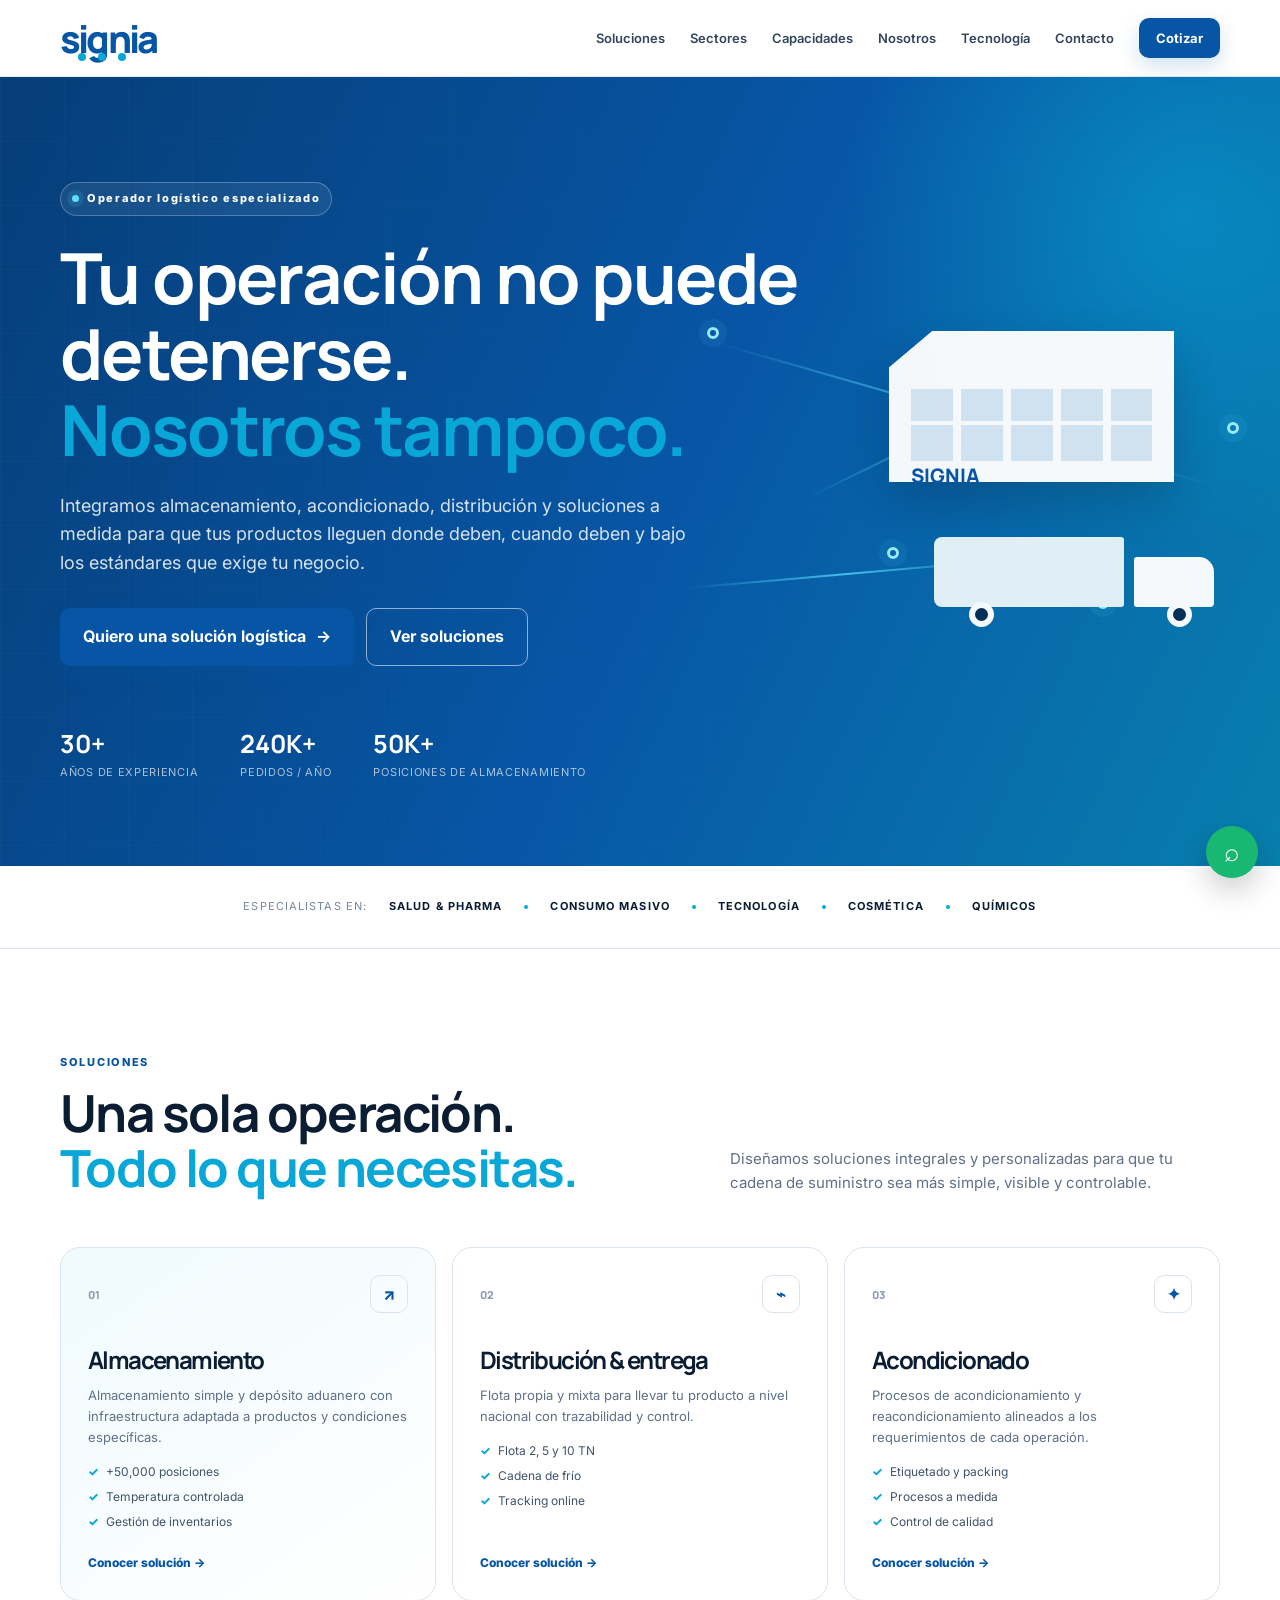
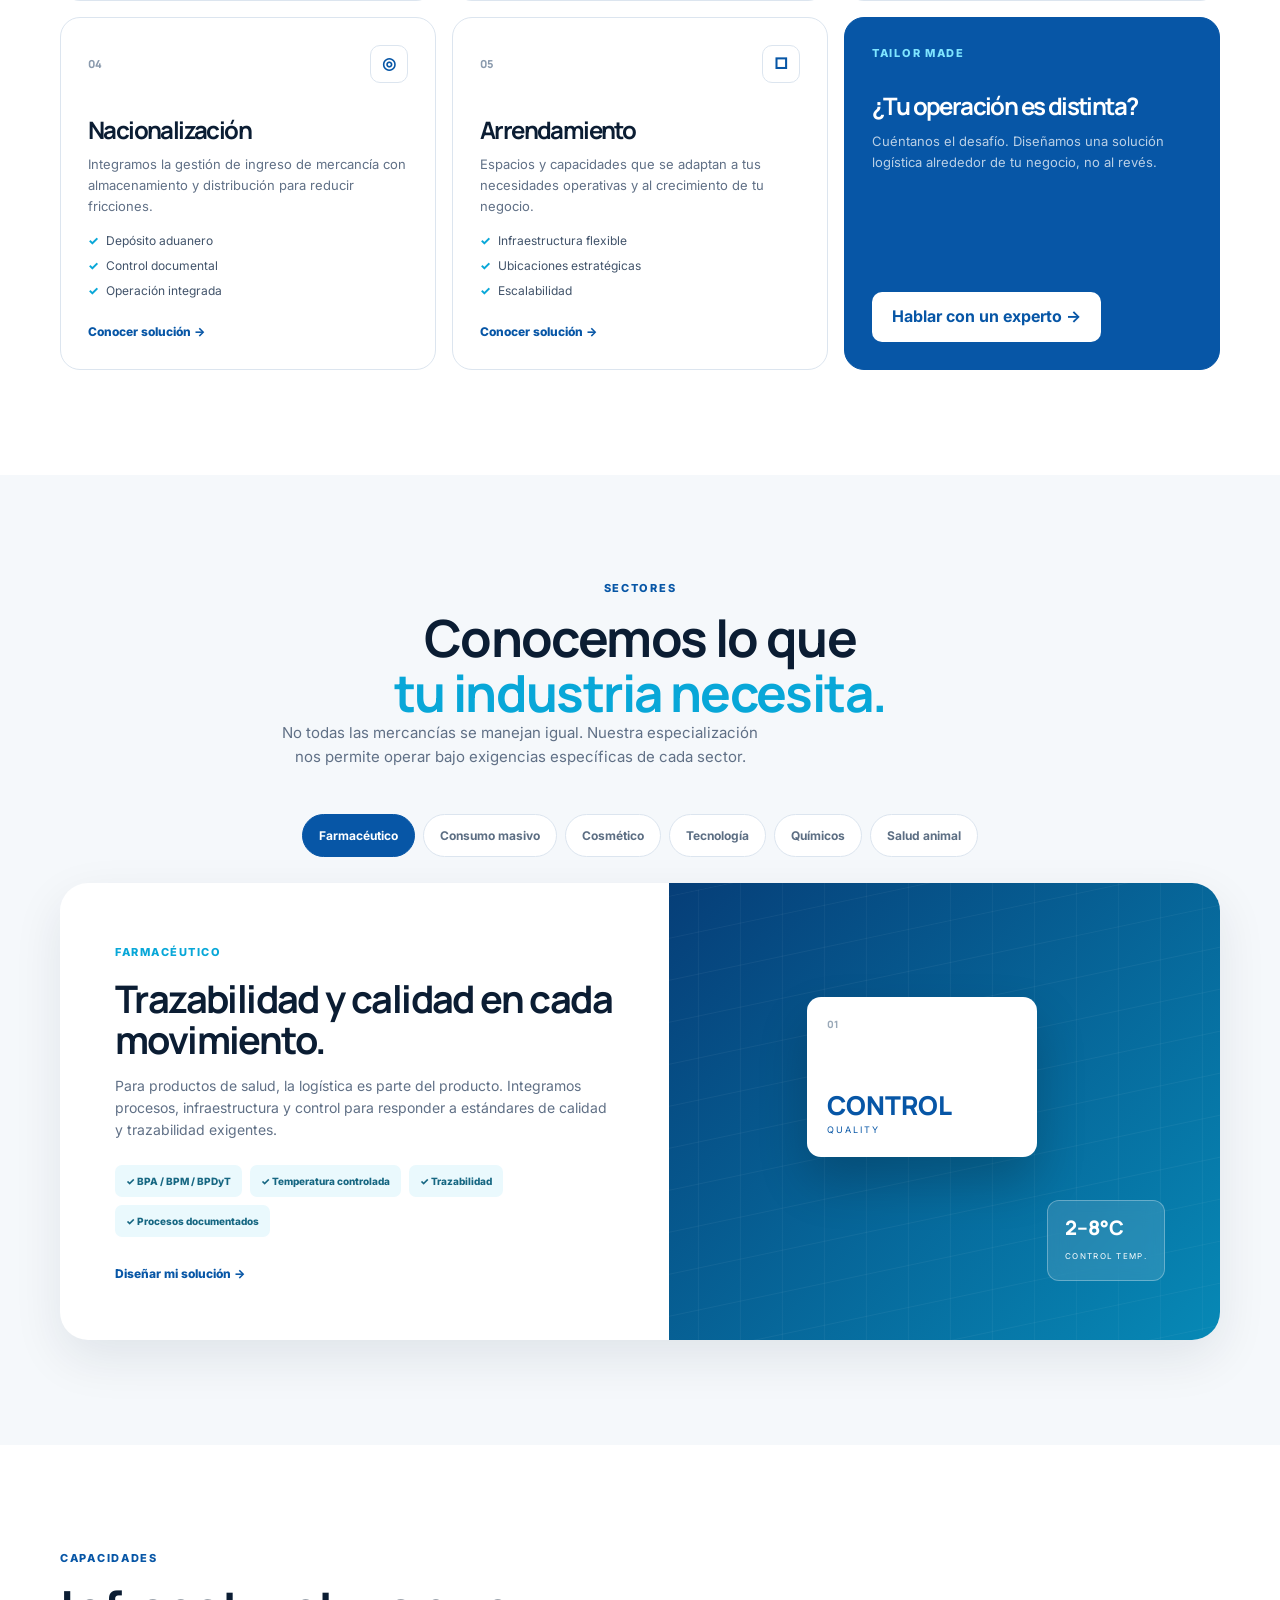
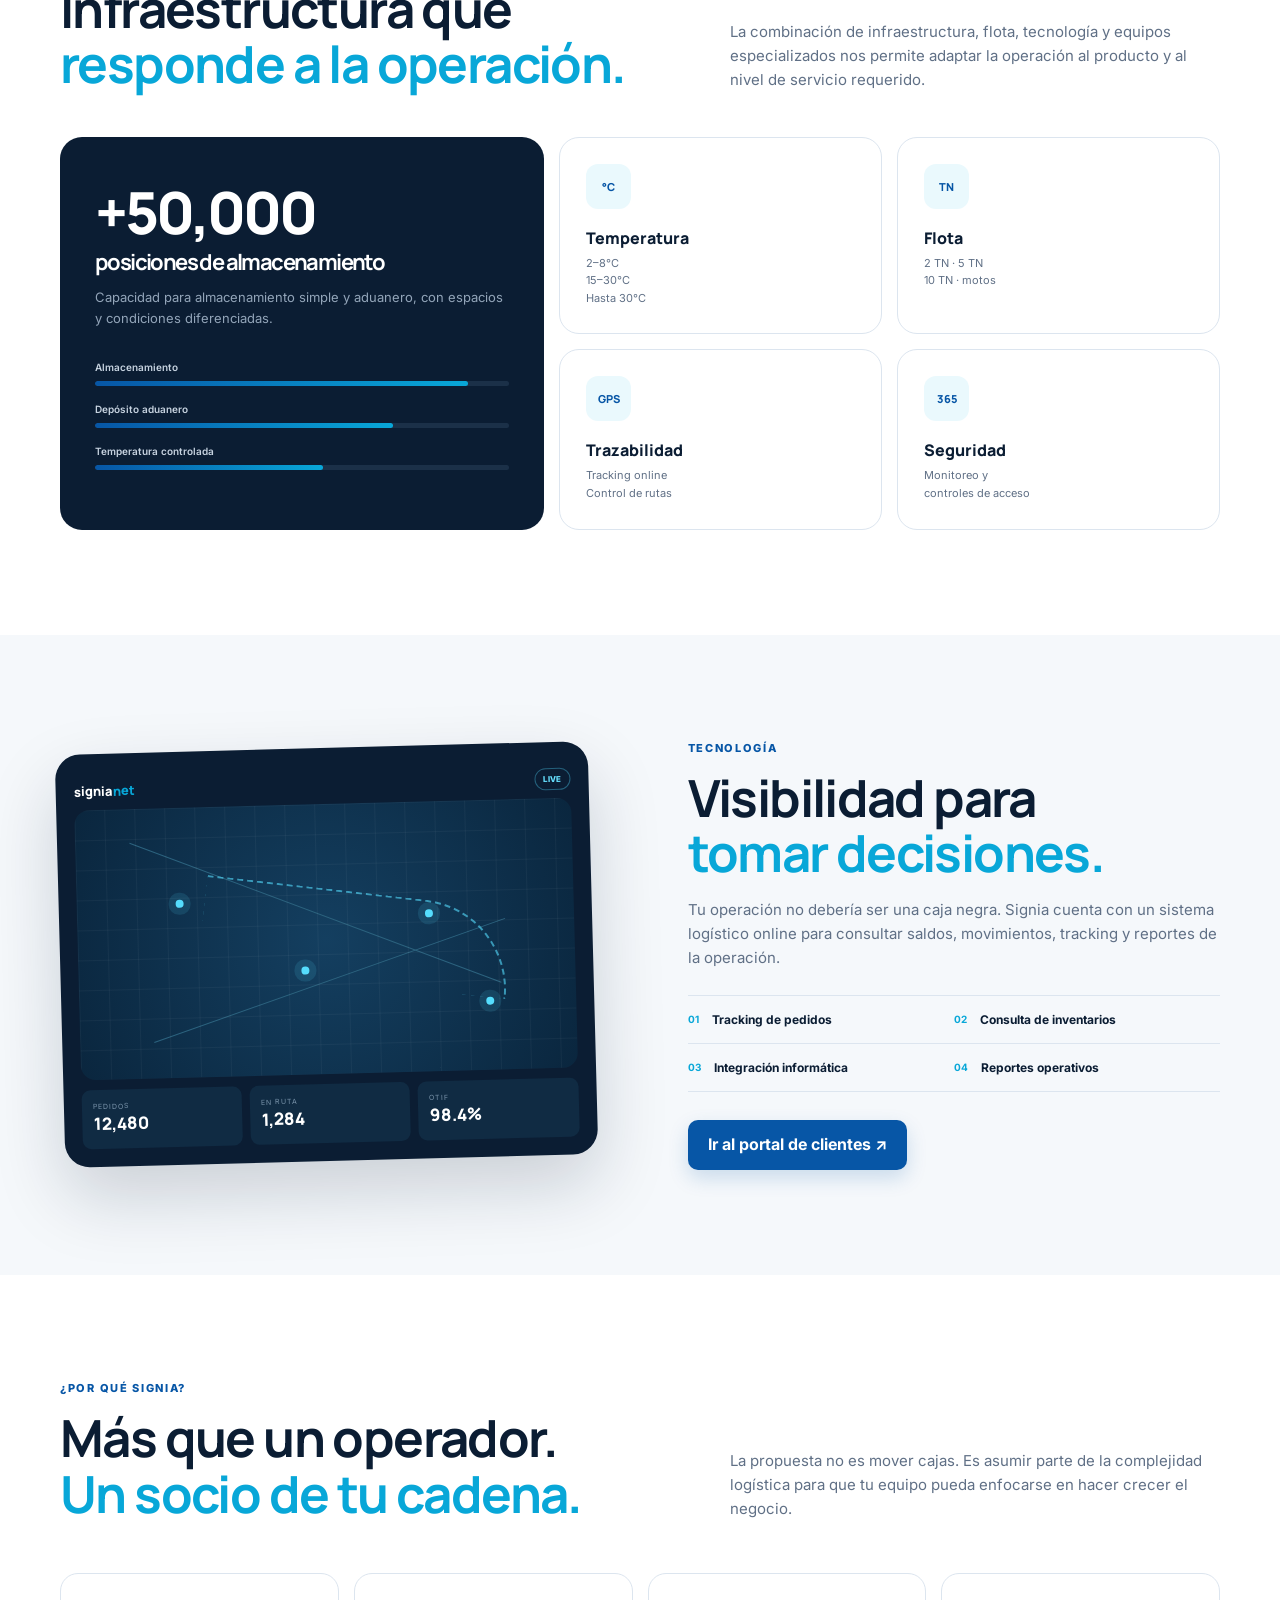
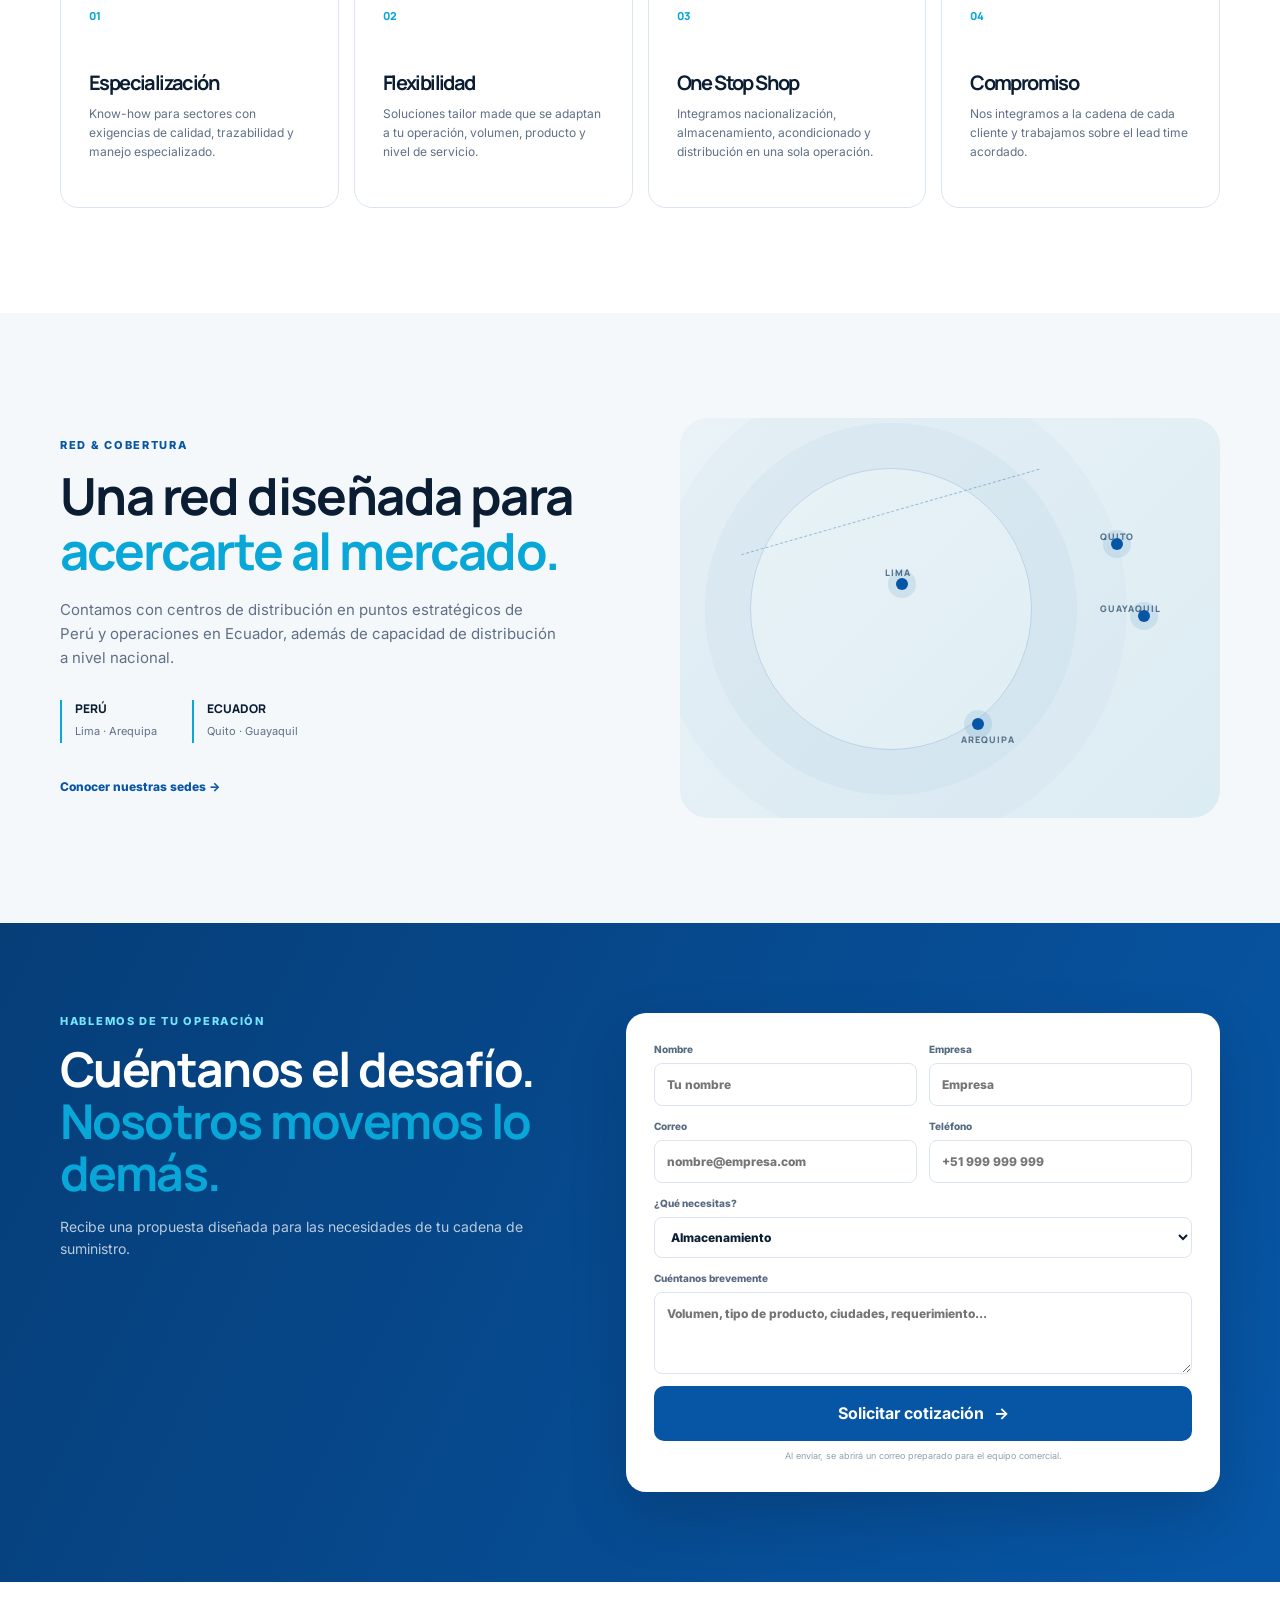
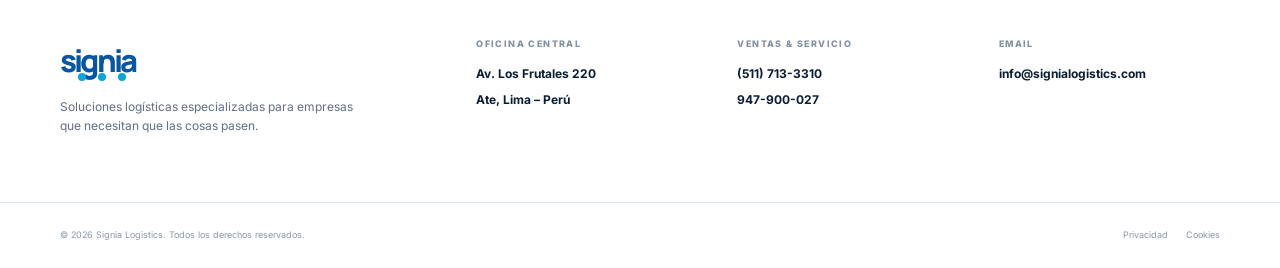
<file: index.html>
<!DOCTYPE html>
<html lang="es">
<head>
  <meta charset="UTF-8">
  <meta name="viewport" content="width=device-width, initial-scale=1.0">
  <meta name="description" content="Signia | Soluciones logísticas especializadas para empresas que necesitan seguridad, trazabilidad y cumplimiento.">
  <meta name="theme-color" content="#0756A6">
  <title>Signia | Logística especializada que mueve tu negocio</title>
  <link rel="preconnect" href="https://fonts.googleapis.com">
  <link rel="preconnect" href="https://fonts.gstatic.com" crossorigin>
  <link href="https://fonts.googleapis.com/css2?family=Inter:wght@400;500;600;700;800&family=Manrope:wght@600;700;800&display=swap" rel="stylesheet">
  <link rel="stylesheet" href="styles.css">
</head>
<body>
  <header class="site-header" id="top">
    <div class="container nav-wrap">
      <a class="brand" href="#inicio" aria-label="Signia inicio">
        <span class="brand-word">signia</span>
        <span class="brand-dots" aria-hidden="true"><i></i><i></i><i></i></span>
      </a>
      <button class="menu-toggle" aria-label="Abrir menú" aria-expanded="false">
        <span></span><span></span><span></span>
      </button>
      <nav class="main-nav" aria-label="Navegación principal">
        <a href="#soluciones">Soluciones</a>
        <a href="#sectores">Sectores</a>
        <a href="#capacidades">Capacidades</a>
        <a href="#nosotros">Nosotros</a>
        <a href="#tecnologia">Tecnología</a>
        <a href="#contacto">Contacto</a>
        <a class="btn btn-small btn-primary" href="#cotizar">Cotizar</a>
      </nav>
    </div>
  </header>

  <main>
    <section class="hero" id="inicio">
      <div class="hero-grid"></div>
      <div class="container hero-content">
        <div class="eyebrow"><span class="pulse"></span> Operador logístico especializado</div>
        <h1>Tu operación no puede detenerse.<br><span>Nosotros tampoco.</span></h1>
        <p class="hero-copy">Integramos almacenamiento, acondicionado, distribución y soluciones a medida para que tus productos lleguen donde deben, cuando deben y bajo los estándares que exige tu negocio.</p>
        <div class="hero-actions">
          <a href="#cotizar" class="btn btn-primary btn-large">Quiero una solución logística <span>→</span></a>
          <a href="#soluciones" class="btn btn-ghost btn-large">Ver soluciones</a>
        </div>
        <div class="hero-proof">
          <div><strong>30+</strong><span>años de experiencia</span></div>
          <div><strong>240K+</strong><span>pedidos / año</span></div>
          <div><strong>50K+</strong><span>posiciones de almacenamiento</span></div>
        </div>
      </div>
      <div class="hero-visual" aria-hidden="true">
        <div class="route route-1"></div>
        <div class="route route-2"></div>
        <div class="route route-3"></div>
        <div class="node node-a"></div>
        <div class="node node-b"></div>
        <div class="node node-c"></div>
        <div class="node node-d"></div>
        <div class="warehouse">
          <div class="warehouse-roof"></div>
          <div class="warehouse-body">
            <span></span><span></span><span></span><span></span><span></span>
          </div>
          <div class="warehouse-label">SIGNIA<br><small>LOGISTICS</small></div>
        </div>
        <div class="truck">
          <div class="truck-box"></div><div class="truck-cab"></div><div class="wheel w1"></div><div class="wheel w2"></div>
        </div>
      </div>
    </section>

    <section class="trust-strip">
      <div class="container trust-inner">
        <span>Especialistas en:</span>
        <b>Salud & Pharma</b><i></i><b>Consumo Masivo</b><i></i><b>Tecnología</b><i></i><b>Cosmética</b><i></i><b>Químicos</b>
      </div>
    </section>

    <section class="section solutions" id="soluciones">
      <div class="container">
        <div class="section-heading">
          <div>
            <span class="kicker">SOLUCIONES</span>
            <h2>Una sola operación.<br><span>Todo lo que necesitas.</span></h2>
          </div>
          <p>Diseñamos soluciones integrales y personalizadas para que tu cadena de suministro sea más simple, visible y controlable.</p>
        </div>
        <div class="solution-grid">
          <article class="solution-card featured">
            <div class="card-top"><span class="number">01</span><span class="icon">↗</span></div>
            <h3>Almacenamiento</h3>
            <p>Almacenamiento simple y depósito aduanero con infraestructura adaptada a productos y condiciones específicas.</p>
            <ul><li>+50,000 posiciones</li><li>Temperatura controlada</li><li>Gestión de inventarios</li></ul>
            <a href="#cotizar">Conocer solución <span>→</span></a>
          </article>
          <article class="solution-card">
            <div class="card-top"><span class="number">02</span><span class="icon">⌁</span></div>
            <h3>Distribución & entrega</h3>
            <p>Flota propia y mixta para llevar tu producto a nivel nacional con trazabilidad y control.</p>
            <ul><li>Flota 2, 5 y 10 TN</li><li>Cadena de frío</li><li>Tracking online</li></ul>
            <a href="#cotizar">Conocer solución <span>→</span></a>
          </article>
          <article class="solution-card">
            <div class="card-top"><span class="number">03</span><span class="icon">✦</span></div>
            <h3>Acondicionado</h3>
            <p>Procesos de acondicionamiento y reacondicionamiento alineados a los requerimientos de cada operación.</p>
            <ul><li>Etiquetado y packing</li><li>Procesos a medida</li><li>Control de calidad</li></ul>
            <a href="#cotizar">Conocer solución <span>→</span></a>
          </article>
          <article class="solution-card">
            <div class="card-top"><span class="number">04</span><span class="icon">◎</span></div>
            <h3>Nacionalización</h3>
            <p>Integramos la gestión de ingreso de mercancía con almacenamiento y distribución para reducir fricciones.</p>
            <ul><li>Depósito aduanero</li><li>Control documental</li><li>Operación integrada</li></ul>
            <a href="#cotizar">Conocer solución <span>→</span></a>
          </article>
          <article class="solution-card">
            <div class="card-top"><span class="number">05</span><span class="icon">□</span></div>
            <h3>Arrendamiento</h3>
            <p>Espacios y capacidades que se adaptan a tus necesidades operativas y al crecimiento de tu negocio.</p>
            <ul><li>Infraestructura flexible</li><li>Ubicaciones estratégicas</li><li>Escalabilidad</li></ul>
            <a href="#cotizar">Conocer solución <span>→</span></a>
          </article>
          <article class="solution-card custom">
            <span class="kicker">TAILOR MADE</span>
            <h3>¿Tu operación es distinta?</h3>
            <p>Cuéntanos el desafío. Diseñamos una solución logística alrededor de tu negocio, no al revés.</p>
            <a class="btn btn-light" href="#cotizar">Hablar con un experto →</a>
          </article>
        </div>
      </div>
    </section>

    <section class="section industries" id="sectores">
      <div class="container">
        <div class="section-heading centered">
          <span class="kicker">SECTORES</span>
          <h2>Conocemos lo que<br><span>tu industria necesita.</span></h2>
          <p>No todas las mercancías se manejan igual. Nuestra especialización nos permite operar bajo exigencias específicas de cada sector.</p>
        </div>
        <div class="industry-tabs" role="tablist">
          <button class="industry-tab active" data-industry="pharma">Farmacéutico</button>
          <button class="industry-tab" data-industry="consumer">Consumo masivo</button>
          <button class="industry-tab" data-industry="cosmetic">Cosmético</button>
          <button class="industry-tab" data-industry="tech">Tecnología</button>
          <button class="industry-tab" data-industry="chemical">Químicos</button>
          <button class="industry-tab" data-industry="animal">Salud animal</button>
        </div>
        <div class="industry-panel">
          <div class="industry-copy">
            <span class="panel-label" id="industry-label">FARMACÉUTICO</span>
            <h3 id="industry-title">Trazabilidad y calidad en cada movimiento.</h3>
            <p id="industry-text">Para productos de salud, la logística es parte del producto. Integramos procesos, infraestructura y control para responder a estándares de calidad y trazabilidad exigentes.</p>
            <div class="industry-points" id="industry-points">
              <span>✓ BPA / BPM / BPDyT</span><span>✓ Temperatura controlada</span><span>✓ Trazabilidad</span><span>✓ Procesos documentados</span>
            </div>
            <a href="#cotizar" class="text-link">Diseñar mi solución <span>→</span></a>
          </div>
          <div class="industry-visual">
            <div class="visual-grid"></div>
            <div class="medical-box"><span>01</span><b>CONTROL</b><small>QUALITY</small></div>
            <div class="temperature"><span>2–8°C</span><small>CONTROL TEMP.</small></div>
          </div>
        </div>
      </div>
    </section>

    <section class="section capabilities" id="capacidades">
      <div class="container">
        <div class="cap-header">
          <div><span class="kicker">CAPACIDADES</span><h2>Infraestructura que<br><span>responde a la operación.</span></h2></div>
          <p>La combinación de infraestructura, flota, tecnología y equipos especializados nos permite adaptar la operación al producto y al nivel de servicio requerido.</p>
        </div>
        <div class="cap-grid">
          <div class="cap-main">
            <div class="cap-number">+50,000</div><h3>posiciones de almacenamiento</h3>
            <p>Capacidad para almacenamiento simple y aduanero, con espacios y condiciones diferenciadas.</p>
            <div class="capacity-bars"><span style="--w:90%"><b>Almacenamiento</b><i></i></span><span style="--w:72%"><b>Depósito aduanero</b><i></i></span><span style="--w:55%"><b>Temperatura controlada</b><i></i></span></div>
          </div>
          <div class="cap-item"><div class="cap-icon">°C</div><strong>Temperatura</strong><span>2–8°C<br>15–30°C<br>Hasta 30°C</span></div>
          <div class="cap-item"><div class="cap-icon">TN</div><strong>Flota</strong><span>2 TN · 5 TN<br>10 TN · motos</span></div>
          <div class="cap-item"><div class="cap-icon">GPS</div><strong>Trazabilidad</strong><span>Tracking online<br>Control de rutas</span></div>
          <div class="cap-item"><div class="cap-icon">365</div><strong>Seguridad</strong><span>Monitoreo y<br>controles de acceso</span></div>
        </div>
      </div>
    </section>

    <section class="section technology" id="tecnologia">
      <div class="container tech-layout">
        <div class="tech-screen">
          <div class="screen-top"><span>signia<span>net</span></span><em>LIVE</em></div>
          <div class="screen-map"><div class="map-line l1"></div><div class="map-line l2"></div><div class="map-dot d1"></div><div class="map-dot d2"></div><div class="map-dot d3"></div><div class="map-dot d4"></div><div class="map-route"></div></div>
          <div class="screen-metrics"><div><small>PEDIDOS</small><b>12,480</b></div><div><small>EN RUTA</small><b>1,284</b></div><div><small>OTIF</small><b>98.4%</b></div></div>
        </div>
        <div class="tech-copy">
          <span class="kicker">TECNOLOGÍA</span>
          <h2>Visibilidad para<br><span>tomar decisiones.</span></h2>
          <p>Tu operación no debería ser una caja negra. Signia cuenta con un sistema logístico online para consultar saldos, movimientos, tracking y reportes de la operación.</p>
          <div class="tech-features"><div><b>01</b><span>Tracking de pedidos</span></div><div><b>02</b><span>Consulta de inventarios</span></div><div><b>03</b><span>Integración informática</span></div><div><b>04</b><span>Reportes operativos</span></div></div>
          <a href="https://www.signianet.com" target="_blank" rel="noopener" class="btn btn-primary">Ir al portal de clientes ↗</a>
        </div>
      </div>
    </section>

    <section class="section why" id="nosotros">
      <div class="container">
        <div class="section-heading">
          <div><span class="kicker">¿POR QUÉ SIGNIA?</span><h2>Más que un operador.<br><span>Un socio de tu cadena.</span></h2></div>
          <p>La propuesta no es mover cajas. Es asumir parte de la complejidad logística para que tu equipo pueda enfocarse en hacer crecer el negocio.</p>
        </div>
        <div class="why-grid">
          <article><span>01</span><h3>Especialización</h3><p>Know-how para sectores con exigencias de calidad, trazabilidad y manejo especializado.</p></article>
          <article><span>02</span><h3>Flexibilidad</h3><p>Soluciones tailor made que se adaptan a tu operación, volumen, producto y nivel de servicio.</p></article>
          <article><span>03</span><h3>One Stop Shop</h3><p>Integramos nacionalización, almacenamiento, acondicionado y distribución en una sola operación.</p></article>
          <article><span>04</span><h3>Compromiso</h3><p>Nos integramos a la cadena de cada cliente y trabajamos sobre el lead time acordado.</p></article>
        </div>
      </div>
    </section>

    <section class="section network">
      <div class="container network-layout">
        <div>
          <span class="kicker">RED & COBERTURA</span>
          <h2>Una red diseñada para<br><span>acercarte al mercado.</span></h2>
          <p>Contamos con centros de distribución en puntos estratégicos de Perú y operaciones en Ecuador, además de capacidad de distribución a nivel nacional.</p>
          <div class="network-stats"><div><b>PERÚ</b><span>Lima · Arequipa</span></div><div><b>ECUADOR</b><span>Quito · Guayaquil</span></div></div>
          <a href="#contacto" class="text-link">Conocer nuestras sedes <span>→</span></a>
        </div>
        <div class="map-card" aria-label="Mapa conceptual de cobertura">
          <div class="map-lines"></div>
          <span class="map-label lima">LIMA</span><span class="map-label areq">AREQUIPA</span><span class="map-label quito">QUITO</span><span class="map-label guaya">GUAYAQUIL</span>
          <i class="map-pin p1"></i><i class="map-pin p2"></i><i class="map-pin p3"></i><i class="map-pin p4"></i>
        </div>
      </div>
    </section>

    <section class="cta" id="cotizar">
      <div class="container cta-inner">
        <div>
          <span class="kicker">HABLEMOS DE TU OPERACIÓN</span>
          <h2>Cuéntanos el desafío.<br><span>Nosotros movemos lo demás.</span></h2>
          <p>Recibe una propuesta diseñada para las necesidades de tu cadena de suministro.</p>
        </div>
        <form class="quote-form" id="quoteForm">
          <div class="form-row"><label>Nombre<input required name="name" placeholder="Tu nombre"></label><label>Empresa<input required name="company" placeholder="Empresa"></label></div>
          <div class="form-row"><label>Correo<input required type="email" name="email" placeholder="nombre@empresa.com"></label><label>Teléfono<input required name="phone" placeholder="+51 999 999 999"></label></div>
          <label>¿Qué necesitas?<select name="service"><option>Almacenamiento</option><option>Distribución y entrega</option><option>Acondicionado</option><option>Nacionalización</option><option>Arrendamiento</option><option>Solución integral</option></select></label>
          <label>Cuéntanos brevemente<textarea name="message" rows="3" placeholder="Volumen, tipo de producto, ciudades, requerimiento..."></textarea></label>
          <button class="btn btn-light btn-large" type="submit">Solicitar cotización <span>→</span></button>
          <p class="form-note">Al enviar, se abrirá un correo preparado para el equipo comercial.</p>
        </form>
      </div>
    </section>

    <section class="contact" id="contacto">
      <div class="container contact-grid">
        <div><a class="brand footer-brand" href="#top"><span class="brand-word">signia</span><span class="brand-dots"><i></i><i></i><i></i></span></a><p>Soluciones logísticas especializadas para empresas que necesitan que las cosas pasen.</p></div>
        <div><small>OFICINA CENTRAL</small><strong>Av. Los Frutales 220<br>Ate, Lima – Perú</strong></div>
        <div><small>VENTAS & SERVICIO</small><strong>(511) 713-3310<br>947-900-027</strong></div>
        <div><small>EMAIL</small><strong>info@signialogistics.com</strong></div>
      </div>
    </section>
  </main>

  <footer><div class="container footer-inner"><span>© 2026 Signia Logistics. Todos los derechos reservados.</span><div><a href="#">Privacidad</a><a href="#">Cookies</a></div></div></footer>
  <a class="whatsapp" href="https://wa.me/51947900027?text=Hola%20Signia%2C%20quiero%20conocer%20una%20soluci%C3%B3n%20log%C3%ADstica." target="_blank" rel="noopener" aria-label="Contactar por WhatsApp">⌕</a>
  <script src="script.js"></script>
</body>
</html>
</file>
<file: styles.css>
:root{
  --blue:#0756A6;--blue-dark:#063E78;--cyan:#08A7D8;--cyan-light:#EAF9FD;--ink:#0B1D33;--muted:#607086;--line:#DCE5EF;--bg:#F5F8FB;--white:#fff;
  --radius:20px;--shadow:0 18px 50px rgba(11,29,51,.09);
}
*{box-sizing:border-box}html{scroll-behavior:smooth}body{margin:0;font-family:Inter,Arial,sans-serif;color:var(--ink);background:#fff;line-height:1.6}a{text-decoration:none;color:inherit}button,input,select,textarea{font:inherit}.container{width:min(1160px,calc(100% - 40px));margin:auto}
.site-header{position:sticky;top:0;z-index:100;background:rgba(255,255,255,.92);backdrop-filter:blur(16px);border-bottom:1px solid rgba(220,229,239,.8)}.nav-wrap{height:76px;display:flex;align-items:center;justify-content:space-between}.brand{display:inline-flex;align-items:center;position:relative;height:48px}.brand-word{font-family:Manrope,sans-serif;font-size:38px;font-weight:800;letter-spacing:-2.8px;color:var(--blue)}.brand-dots{position:absolute;display:flex;gap:12px;left:18px;bottom:1px}.brand-dots i{display:block;width:8px;height:8px;border-radius:50%;background:var(--cyan)}.main-nav{display:flex;align-items:center;gap:25px;font-size:13px;font-weight:600;color:#33455C}.main-nav a:not(.btn):hover{color:var(--blue)}.btn{display:inline-flex;align-items:center;justify-content:center;gap:10px;border:0;border-radius:10px;padding:12px 20px;font-weight:700;cursor:pointer;transition:.25s ease}.btn-primary{background:var(--blue);color:#fff;box-shadow:0 8px 20px rgba(7,86,166,.18)}.btn-primary:hover{background:var(--blue-dark);transform:translateY(-2px)}.btn-small{padding:10px 17px}.btn-large{padding:15px 23px}.btn-ghost{border:1px solid rgba(255,255,255,.55);color:#fff}.btn-ghost:hover{background:#fff;color:var(--blue)}.btn-light{background:#fff;color:var(--blue)}.btn-light:hover{transform:translateY(-2px);box-shadow:0 12px 30px rgba(0,0,0,.12)}
.menu-toggle{display:none;background:none;border:0;padding:10px}.menu-toggle span{display:block;width:25px;height:2px;background:var(--ink);margin:5px}

.hero{min-height:680px;background:linear-gradient(115deg,#063E78 0%,#0756A6 53%,#087FAE 100%);position:relative;overflow:hidden;color:#fff}.hero-grid{position:absolute;inset:0;opacity:.14;background-image:linear-gradient(rgba(255,255,255,.15) 1px,transparent 1px),linear-gradient(90deg,rgba(255,255,255,.15) 1px,transparent 1px);background-size:64px 64px;mask-image:linear-gradient(90deg,#000,transparent 75%)}.hero:after{content:"";position:absolute;width:720px;height:720px;right:-260px;top:-220px;border-radius:50%;background:radial-gradient(circle,rgba(8,167,216,.48),transparent 66%)}.hero-content{position:relative;z-index:4;padding:105px 0 85px;width:min(1160px,calc(100% - 40px))}.eyebrow,.kicker{font-size:11px;letter-spacing:1.7px;font-weight:800}.eyebrow{display:inline-flex;align-items:center;gap:8px;padding:7px 11px;border:1px solid rgba(255,255,255,.25);border-radius:999px;background:rgba(255,255,255,.07)}.pulse{width:7px;height:7px;background:#5DDEFF;border-radius:50%;box-shadow:0 0 0 5px rgba(93,222,255,.12)}h1,h2,h3{font-family:Manrope,sans-serif;margin:0;line-height:1.08;letter-spacing:-1.6px}h1{font-size:clamp(42px,5.5vw,72px);max-width:820px;margin-top:23px}h1 span,h2 span{color:var(--cyan)}.hero-copy{font-size:18px;max-width:650px;color:rgba(255,255,255,.84);margin:25px 0 30px}.hero-actions{display:flex;gap:12px;flex-wrap:wrap}.hero-proof{display:flex;gap:42px;margin-top:58px}.hero-proof div{display:flex;flex-direction:column}.hero-proof strong{font-family:Manrope;font-size:25px}.hero-proof span{font-size:11px;color:rgba(255,255,255,.65);text-transform:uppercase;letter-spacing:.7px}.hero-visual{position:absolute;right:2%;top:90px;width:49%;height:570px;z-index:2;opacity:.96}.route{position:absolute;height:2px;background:linear-gradient(90deg,transparent,rgba(89,220,255,.8),transparent);transform-origin:left}.route-1{width:520px;top:175px;left:90px;transform:rotate(16deg)}.route-2{width:390px;top:330px;left:180px;transform:rotate(-26deg)}.route-3{width:320px;top:420px;left:60px;transform:rotate(-5deg)}.node{position:absolute;width:12px;height:12px;border:3px solid #9EEFFF;border-radius:50%;box-shadow:0 0 0 8px rgba(93,222,255,.08)}.node-a{left:80px;top:160px}.node-b{left:600px;top:255px}.node-c{left:260px;top:380px}.node-d{left:470px;top:430px}.warehouse{position:absolute;right:80px;top:155px;width:285px;height:190px;filter:drop-shadow(0 20px 25px rgba(0,0,0,.18))}.warehouse-roof{height:45px;background:#fff;clip-path:polygon(0 100%,15% 20%,100% 20%,100% 100%)}.warehouse-body{height:115px;background:#fff;display:flex;align-items:center;gap:8px;padding:16px 22px}.warehouse-body span{height:72px;flex:1;background:linear-gradient(#D9E7F3 0 44%,#fff 44% 50%,#D9E7F3 50%)}.warehouse-label{position:absolute;bottom:9px;left:22px;color:var(--blue);font:800 20px Manrope;line-height:.9}.warehouse-label small{font:700 8px Inter;letter-spacing:2px}.truck{position:absolute;right:40px;bottom:110px;width:280px;height:90px}.truck-box{position:absolute;left:0;top:0;width:190px;height:70px;background:#E9F4FA;border-radius:8px 3px 3px 8px}.truck-cab{position:absolute;right:0;top:20px;width:80px;height:50px;background:#fff;border-radius:3px 15px 4px 3px}.wheel{position:absolute;bottom:0;width:25px;height:25px;background:#062D55;border:6px solid #fff;border-radius:50%}.w1{left:35px}.w2{right:22px}

.trust-strip{background:#fff;border-bottom:1px solid var(--line)}.trust-inner{height:82px;display:flex;align-items:center;justify-content:center;gap:22px;color:#78879A;font-size:11px;text-transform:uppercase;letter-spacing:1.1px}.trust-inner b{color:var(--ink)}.trust-inner i{width:4px;height:4px;border-radius:50%;background:var(--cyan)}
.section{padding:105px 0}.section-heading{display:grid;grid-template-columns:1.1fr .9fr;gap:70px;align-items:end;margin-bottom:52px}.section-heading.centered{display:block;text-align:center;max-width:740px;margin:0 auto 45px}.kicker{color:var(--blue);display:block;margin-bottom:13px}.section-heading h2,.cap-header h2,.tech-copy h2,.network h2{font-size:clamp(34px,4vw,52px)}.section-heading p,.cap-header>p,.network p{color:var(--muted);font-size:15px;max-width:500px;margin:0}.solution-grid{display:grid;grid-template-columns:repeat(3,1fr);gap:16px}.solution-card{border:1px solid var(--line);border-radius:var(--radius);padding:27px;background:#fff;min-height:350px;display:flex;flex-direction:column;transition:.25s}.solution-card:hover{transform:translateY(-5px);box-shadow:var(--shadow);border-color:#BFD4E7}.solution-card.featured{background:linear-gradient(145deg,#F0FAFD,#fff)}.card-top{display:flex;justify-content:space-between;align-items:center;margin-bottom:34px}.number{font:800 11px Manrope;color:#8A9AAD}.icon{width:38px;height:38px;border:1px solid var(--line);border-radius:10px;display:grid;place-items:center;color:var(--blue);font-weight:800}.solution-card h3{font-size:24px}.solution-card p{font-size:13px;color:var(--muted);margin:12px 0 14px}.solution-card ul{padding:0;margin:0 0 22px;list-style:none;color:#41536A;font-size:12px;display:grid;gap:6px}.solution-card li:before{content:"✓";color:var(--cyan);font-weight:800;margin-right:7px}.solution-card a:not(.btn){margin-top:auto;color:var(--blue);font-size:12px;font-weight:800}.solution-card.custom{background:var(--blue);color:#fff;border-color:var(--blue)}.solution-card.custom .kicker{color:#7FE5FF}.solution-card.custom p{color:rgba(255,255,255,.72)}.solution-card.custom h3{margin-top:18px}.solution-card.custom .btn{margin-top:auto;align-self:flex-start}

.industries{background:var(--bg)}.industry-tabs{display:flex;justify-content:center;gap:8px;flex-wrap:wrap;margin-bottom:26px}.industry-tab{border:1px solid var(--line);background:#fff;padding:11px 16px;border-radius:999px;color:#5C6E83;font-size:12px;font-weight:700;cursor:pointer}.industry-tab.active,.industry-tab:hover{background:var(--blue);color:#fff;border-color:var(--blue)}.industry-panel{background:#fff;border-radius:28px;min-height:390px;display:grid;grid-template-columns:1.05fr .95fr;overflow:hidden;box-shadow:var(--shadow)}.industry-copy{padding:55px}.panel-label{color:var(--cyan);font-size:11px;font-weight:800;letter-spacing:1.5px}.industry-copy h3{font-size:38px;margin:14px 0 15px;max-width:520px}.industry-copy p{color:var(--muted);font-size:14px;max-width:530px}.industry-points{display:flex;gap:8px;flex-wrap:wrap;margin:23px 0}.industry-points span{background:var(--cyan-light);padding:8px 11px;border-radius:7px;color:#176782;font-size:10px;font-weight:800}.text-link{color:var(--blue);font-size:12px;font-weight:800}.industry-visual{background:linear-gradient(135deg,#063E78,#0789B6);position:relative;overflow:hidden}.visual-grid{position:absolute;inset:0;background-image:linear-gradient(rgba(255,255,255,.12) 1px,transparent 1px),linear-gradient(90deg,rgba(255,255,255,.12) 1px,transparent 1px);background-size:35px 35px;transform:skewY(-12deg) scale(1.2);opacity:.4}.medical-box{position:absolute;left:25%;top:25%;width:230px;height:160px;background:#fff;border-radius:14px;box-shadow:0 25px 50px rgba(0,0,0,.2);padding:20px;color:var(--blue);display:flex;flex-direction:column}.medical-box span{font:800 10px Manrope;color:#9AA9B8}.medical-box b{font:800 26px Manrope;margin-top:auto}.medical-box small{font-size:9px;letter-spacing:2px}.temperature{position:absolute;right:10%;bottom:13%;background:rgba(255,255,255,.12);backdrop-filter:blur(10px);border:1px solid rgba(255,255,255,.3);border-radius:12px;padding:13px 17px;color:#fff}.temperature span{font:800 20px Manrope;display:block}.temperature small{font-size:8px;letter-spacing:1.3px}

.capabilities{background:#fff}.cap-header{display:grid;grid-template-columns:1.1fr .9fr;gap:70px;align-items:end;margin-bottom:45px}.cap-grid{display:grid;grid-template-columns:1.5fr repeat(2,1fr);gap:15px}.cap-main{grid-row:span 2;background:var(--ink);border-radius:22px;padding:35px;color:#fff;min-height:350px}.cap-number{font:800 58px Manrope;color:#fff;letter-spacing:-3px}.cap-main h3{font-size:22px}.cap-main p{color:#93A5B9;font-size:13px;max-width:440px}.capacity-bars{display:grid;gap:15px;margin-top:30px}.capacity-bars span{position:relative;display:grid;gap:6px}.capacity-bars b{font-size:10px;font-weight:600;color:#C7D3E0}.capacity-bars i{height:5px;background:#1B3048;border-radius:99px;overflow:hidden;position:relative}.capacity-bars i:after{content:"";position:absolute;inset:0;width:var(--w);background:linear-gradient(90deg,var(--blue),var(--cyan));border-radius:99px}.cap-item{border:1px solid var(--line);border-radius:20px;padding:26px;display:flex;flex-direction:column;min-height:168px}.cap-icon{width:45px;height:45px;border-radius:12px;background:var(--cyan-light);color:var(--blue);display:grid;place-items:center;font:800 11px Manrope;margin-bottom:18px}.cap-item strong{font:800 16px Manrope}.cap-item span{font-size:11px;color:var(--muted);margin-top:6px}

.technology{background:var(--bg)}.tech-layout{display:grid;grid-template-columns:1fr 1fr;gap:95px;align-items:center}.tech-screen{background:var(--ink);border-radius:25px;padding:18px;box-shadow:0 30px 70px rgba(11,29,51,.18);transform:rotate(-1.5deg)}.screen-top{height:38px;display:flex;justify-content:space-between;align-items:center;color:#fff;font:800 13px Manrope}.screen-top span span{color:var(--cyan)}.screen-top em{font:800 8px Inter;font-style:normal;color:#66E1FF;border:1px solid #24607B;padding:5px 8px;border-radius:999px}.screen-map{height:270px;border-radius:15px;background:radial-gradient(circle at 50% 50%,#143F60,#0A263E);position:relative;overflow:hidden}.screen-map:after{content:"";position:absolute;inset:0;background-image:linear-gradient(rgba(255,255,255,.04) 1px,transparent 1px),linear-gradient(90deg,rgba(255,255,255,.04) 1px,transparent 1px);background-size:30px 30px}.map-line{height:1px;background:#2C637F;position:absolute}.l1{width:80%;top:40%;left:8%;transform:rotate(22deg)}.l2{width:75%;top:65%;left:13%;transform:rotate(-18deg)}.map-dot{width:8px;height:8px;border-radius:50%;background:#55DDFD;box-shadow:0 0 0 7px rgba(85,221,253,.12);position:absolute;z-index:2}.d1{left:20%;top:34%}.d2{left:45%;top:60%}.d3{left:70%;top:40%}.d4{left:82%;top:73%}.map-route{position:absolute;width:310px;height:90px;border:2px dashed rgba(85,221,253,.6);border-left:0;border-bottom:0;border-radius:0 90px 0 0;left:25%;top:33%;transform:rotate(8deg)}.screen-metrics{display:grid;grid-template-columns:repeat(3,1fr);gap:8px;margin-top:10px}.screen-metrics div{background:#102B43;border-radius:9px;padding:11px}.screen-metrics small{display:block;color:#7892A9;font-size:7px;letter-spacing:1px}.screen-metrics b{color:#fff;font:800 17px Manrope}.tech-copy h2{margin-bottom:17px}.tech-copy>p{color:var(--muted);font-size:15px}.tech-features{display:grid;grid-template-columns:1fr 1fr;border-top:1px solid var(--line);margin:25px 0 28px}.tech-features div{padding:14px 0;border-bottom:1px solid var(--line);display:flex;gap:13px;align-items:center}.tech-features b{color:var(--cyan);font-size:10px}.tech-features span{font-size:12px;font-weight:700}

.why{background:#fff}.why-grid{display:grid;grid-template-columns:repeat(4,1fr);gap:15px}.why-grid article{padding:28px;border:1px solid var(--line);border-radius:18px;min-height:235px}.why-grid article span{font:800 11px Manrope;color:var(--cyan)}.why-grid h3{font-size:20px;margin:45px 0 10px}.why-grid p{color:var(--muted);font-size:12px;margin:0}

.network{background:var(--bg)}.network-layout{display:grid;grid-template-columns:1fr 1fr;gap:80px;align-items:center}.network p{margin:20px 0}.network-stats{display:flex;gap:35px;margin:30px 0}.network-stats div{border-left:2px solid var(--cyan);padding-left:13px}.network-stats b{font:800 12px Manrope;display:block}.network-stats span{font-size:11px;color:var(--muted)}.map-card{height:400px;background:linear-gradient(135deg,#eaf3f7,#dcecf3);border-radius:28px;position:relative;overflow:hidden}.map-card:before{content:"";position:absolute;width:280px;height:280px;border-radius:50%;border:1px solid rgba(7,86,166,.18);left:70px;top:50px;box-shadow:0 0 0 45px rgba(7,86,166,.035),0 0 0 95px rgba(7,86,166,.025)}.map-lines{position:absolute;left:80px;top:90px;width:310px;height:180px;border-top:1px dashed rgba(7,86,166,.35);transform:rotate(-16deg)}.map-label{position:absolute;font:800 9px Manrope;color:#557087;letter-spacing:1px}.lima{left:38%;top:37%}.areq{left:52%;bottom:18%}.quito{right:16%;top:28%}.guaya{right:11%;top:46%}.map-pin{position:absolute;width:12px;height:12px;border-radius:50%;background:var(--blue);box-shadow:0 0 0 8px rgba(7,86,166,.1)}.p1{left:40%;top:40%}.p2{left:54%;bottom:22%}.p3{right:18%;top:30%}.p4{right:13%;top:48%}

.cta{background:linear-gradient(115deg,#063E78,#0756A6);color:#fff;padding:90px 0}.cta-inner{display:grid;grid-template-columns:.9fr 1.1fr;gap:80px;align-items:start}.cta h2{font-size:48px;margin-bottom:17px}.cta p{color:rgba(255,255,255,.72);font-size:14px}.cta .kicker{color:#74E5FF}.quote-form{background:#fff;border-radius:20px;padding:28px;color:var(--ink);box-shadow:0 25px 60px rgba(0,0,0,.15)}.form-row{display:grid;grid-template-columns:1fr 1fr;gap:12px}.quote-form label{display:grid;gap:6px;font-size:10px;font-weight:800;color:#566A80;margin-bottom:12px}.quote-form input,.quote-form select,.quote-form textarea{border:1px solid var(--line);border-radius:8px;padding:11px 12px;outline:0;font-size:12px;color:var(--ink);background:#fff}.quote-form input:focus,.quote-form select:focus,.quote-form textarea:focus{border-color:var(--cyan);box-shadow:0 0 0 3px rgba(8,167,216,.08)}.quote-form .btn{width:100%;background:var(--blue);color:#fff}.form-note{font-size:9px!important;color:#93A0AF!important;text-align:center;margin:8px 0 0!important}

.contact{background:#fff;padding:55px 0;border-bottom:1px solid var(--line)}.contact-grid{display:grid;grid-template-columns:1.7fr repeat(3,1fr);gap:40px}.footer-brand .brand-word{font-size:31px}.footer-brand .brand-dots{bottom:4px}.contact-grid p{font-size:12px;color:var(--muted);max-width:300px}.contact-grid small{display:block;font-size:9px;color:#8392A3;letter-spacing:1.4px;font-weight:800;margin-bottom:9px}.contact-grid strong{font-size:12px;line-height:1.7}.footer-inner{min-height:65px;display:flex;justify-content:space-between;align-items:center;color:#8A98A8;font-size:9px}.footer-inner div{display:flex;gap:18px}.whatsapp{position:fixed;right:22px;bottom:22px;width:52px;height:52px;border-radius:50%;background:#18B873;color:#fff;display:grid;place-items:center;font-size:26px;box-shadow:0 12px 30px rgba(0,0,0,.2);z-index:80}

@media(max-width:950px){.main-nav{gap:13px}.main-nav a:not(.btn){display:none}.hero-visual{opacity:.35;right:-10%;width:70%}.solution-grid{grid-template-columns:repeat(2,1fr)}.why-grid{grid-template-columns:repeat(2,1fr)}.cap-grid{grid-template-columns:1.2fr 1fr}.tech-layout,.network-layout,.cta-inner{gap:45px}.contact-grid{grid-template-columns:1fr 1fr}}
@media(max-width:700px){.container{width:min(100% - 28px,1160px)}.nav-wrap{height:68px}.menu-toggle{display:block}.main-nav{position:absolute;left:14px;right:14px;top:68px;background:#fff;border:1px solid var(--line);border-radius:14px;padding:10px;display:none;flex-direction:column;align-items:stretch;box-shadow:var(--shadow)}.main-nav.open{display:flex}.main-nav a:not(.btn){display:block;padding:11px}.hero{min-height:690px}.hero-content{padding:78px 0 55px}.hero-visual{right:-40%;width:110%;top:170px;opacity:.22}.hero-proof{gap:18px;margin-top:42px}.hero-proof strong{font-size:20px}.hero-proof span{font-size:8px}.trust-inner{height:auto;min-height:72px;flex-wrap:wrap;padding:15px 0;gap:9px}.trust-inner span,.trust-inner i{display:none}.section{padding:75px 0}.section-heading,.cap-header,.tech-layout,.network-layout,.cta-inner{grid-template-columns:1fr;gap:20px}.section-heading{margin-bottom:35px}.solution-grid{grid-template-columns:1fr}.solution-card{min-height:310px}.industry-panel{grid-template-columns:1fr}.industry-copy{padding:34px}.industry-copy h3{font-size:30px}.industry-visual{min-height:260px}.cap-grid{grid-template-columns:1fr 1fr}.cap-main{grid-column:span 2;min-height:auto}.tech-screen{order:2}.tech-copy{order:1}.why-grid{grid-template-columns:1fr 1fr}.why-grid article{min-height:210px}.why-grid h3{margin-top:35px}.cta h2{font-size:37px}.form-row{grid-template-columns:1fr}.contact-grid{grid-template-columns:1fr 1fr;gap:28px}.contact-grid>div:first-child{grid-column:span 2}.footer-inner{padding:16px 0;align-items:flex-start;gap:12px;flex-direction:column}.brand-word{font-size:34px}}
@media(max-width:430px){.hero-actions .btn{width:100%}.hero-proof{display:grid;grid-template-columns:repeat(3,1fr)}.hero-proof div{min-width:0}.cap-grid,.why-grid{grid-template-columns:1fr}.cap-main{grid-column:auto}.contact-grid{grid-template-columns:1fr}.contact-grid>div:first-child{grid-column:auto}}
</file>
